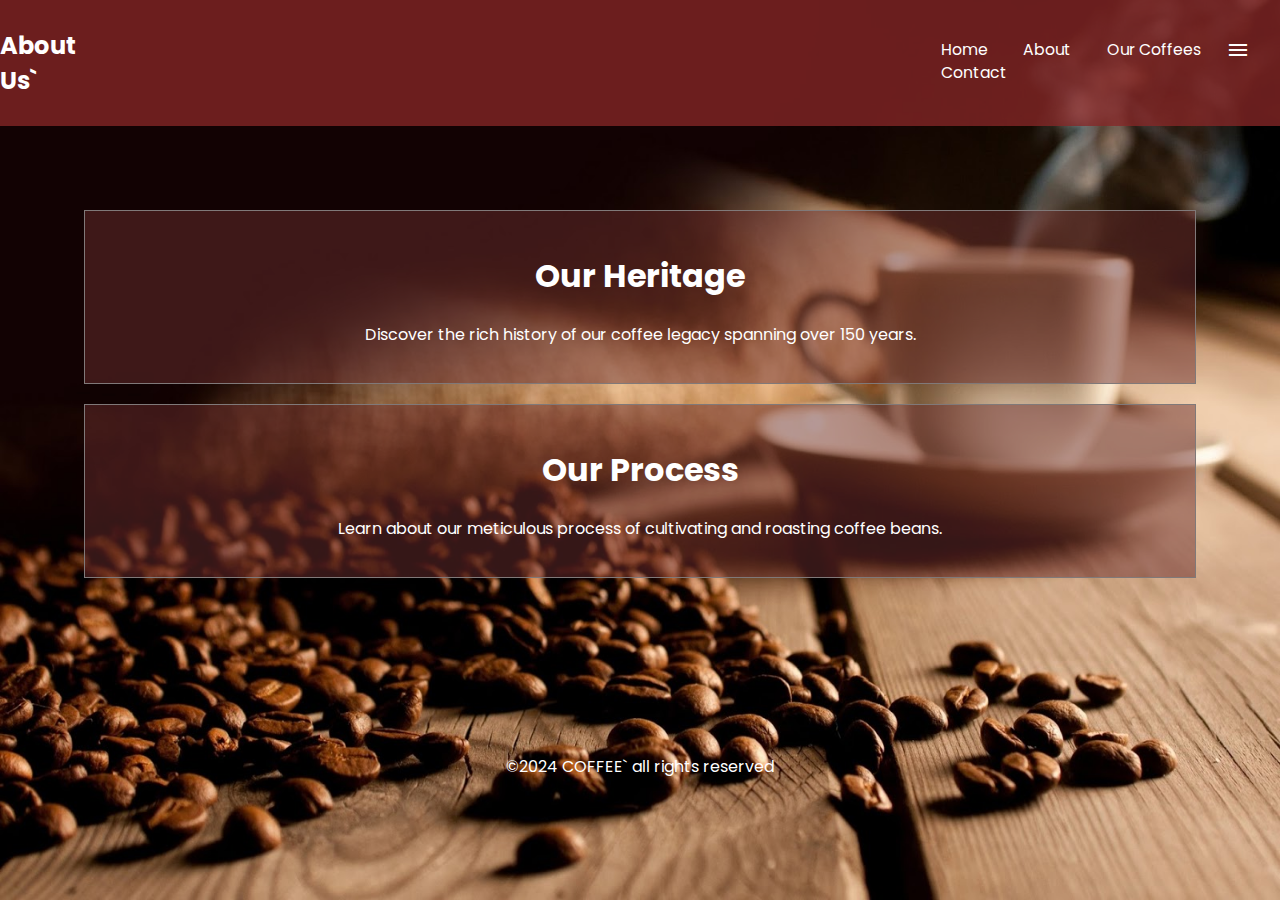
<file: about.html>
<!DOCTYPE html>
<html lang="en">
<head>
    <meta charset="UTF-8">
    <meta name="viewport" content="width=device-width, initial-scale=1.0">
    <link rel="stylesheet" href="https://fonts.googleapis.com/css2?family=Material+Symbols+Outlined:opsz,wght,FILL,GRAD@24,400,0,0" />
    <link rel="stylesheet" href="about.css">
    <title>Other Page</title>
</head>
<body>
    <header class="site_head">
        <h2>About Us`</h2>
        <nav class="site_nav">
            <a href="index.html">Home</a>
            <a href="about.html">About</a>
            <a href="our_coffee.html">Our Coffees</a>
            <a href="#contact">Contact</a>
        </nav>
        
        
            <span class="material-symbols-outlined">
                menu
            </span>
        
        
    </header>

   
    <center>
        <div class="content">
            <section class="hover-section">
                <h1>Our Heritage</h1>
                <p>Discover the rich history of our coffee legacy spanning over 150 years.</p>
            </section>
            <section class="hover-section">
                <h1>Our Process</h1>
                <p>Learn about our meticulous process of cultivating and roasting coffee beans.</p>
            </section>
            
        </div>

    <footer>
        <p>&copy;2024 COFFEE` all rights reserved</p>
    </footer>
    </center>
</body>
</html>
</file>
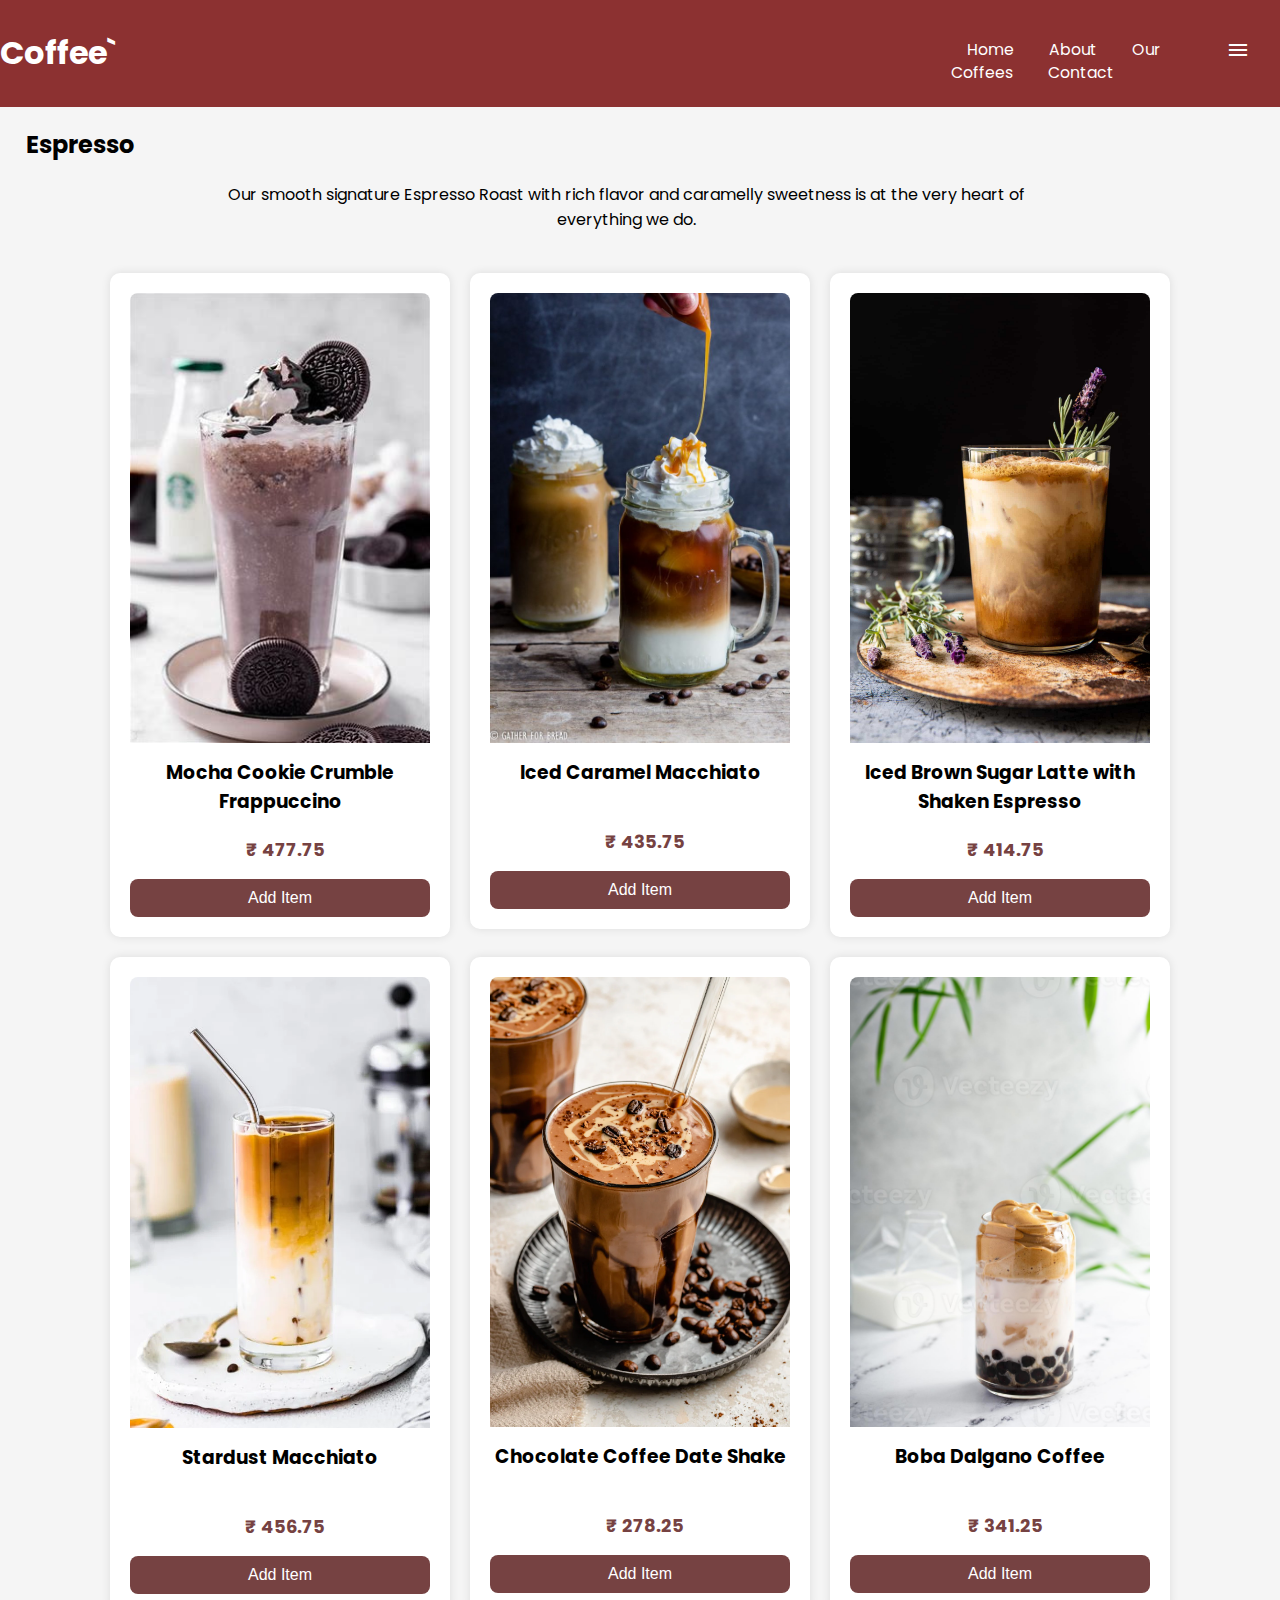
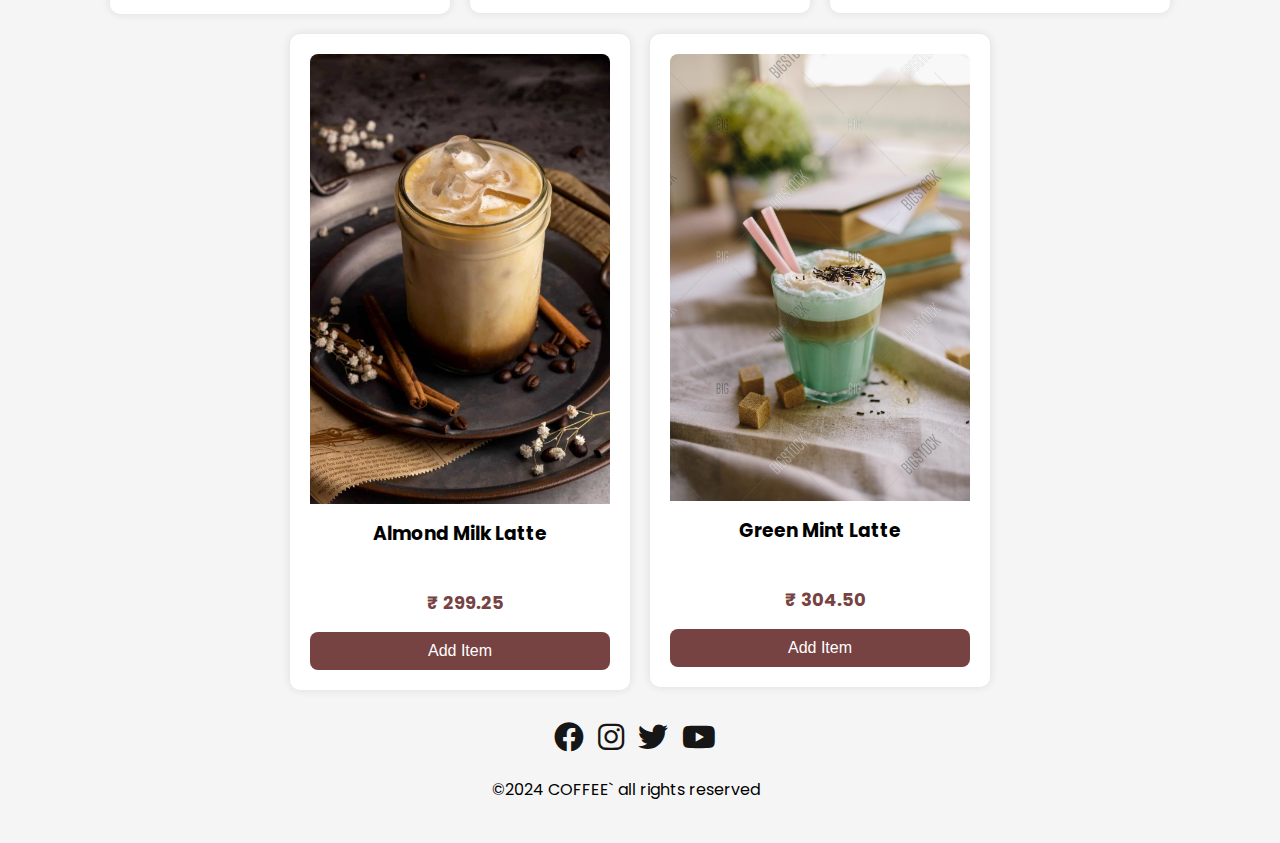
<file: our_coffee.html>
<!DOCTYPE html>
<html lang="en">
<head>
    <meta charset="UTF-8">
    <meta name="viewport" content="width=device-width, initial-scale=1.0">
    <link rel="stylesheet" href="https://fonts.googleapis.com/css2?family=Material+Symbols+Outlined:opsz,wght,FILL,GRAD@24,400,0,0"><link rel="stylesheet" href="https://cdnjs.cloudflare.com/ajax/libs/font-awesome/6.0.0-beta3/css/all.min.css">
    <link rel="stylesheet" href="https://cdnjs.cloudflare.com/ajax/libs/font-awesome/5.15.3/css/all.min.css" integrity="sha512-iBBXm8fW90+nuLcSKlbmrPcLa0OT92xO1BIsZ+ywDWZCvqsWgccV3gFoRBv0z+8dLJgyAHIhR35VZc2oM/gI1w==" crossorigin="anonymous" referrerpolicy="no-referrer" />

    <link rel="stylesheet" href="our_coffee.css">
    <title>Menu Items</title>
</head>
<body>
    <header class="site_head">
        <h1>Coffee`</h1>
        <nav class="site_nav">
            <a href="index.html">Home</a>
            <a href="about.html">About</a>
            <a href="our_coffee.html">Our Coffees</a>
            <a href="#contact">Contact</a>
        </nav>
        
            <span class="material-symbols-outlined">
                menu
            </span>
        
    </header>
    
    <div>
        <h2>Espresso</h2>
        <p>Our smooth signature Espresso Roast with rich flavor and caramelly sweetness is at the very heart of everything we do.</p>
        
        <div class="product-list">
            <section class="product">
                <img src="mocha_cc_FR.png" alt="Mocha Cookie Frappuccino" class="product-image">
                <h3>Mocha Cookie Crumble Frappuccino</h3>
                <p class="price">₹ 477.75</p>
                <button class="add-button">Add Item</button>
            </section>

            <section class="product">
                <img src="iced_caramel_macchiato.png" alt="Iced Caramel Macchiato" class="product-image">
                <h3>Iced Caramel Macchiato</h3>
                <p class="price">₹ 435.75</p>
                <button class="add-button">Add Item</button>
            </section>

            <section class="product">
                <img src="Iced-Brown.png" alt="Iced Brown Sugar Latte with Shaken Espresso" class="product-image">
                <h3>Iced Brown Sugar Latte with Shaken Espresso</h3>
                <p class="price">₹ 414.75</p>
                <button class="add-button">Add Item</button>
            </section>

            <section class="product">
                <img src="star_dust.png" alt="Stardust Macchiato" class="product-image">
                <h3>Stardust Macchiato</h3>
                <p class="price">₹ 456.75</p>
                <button class="add-button">Add Item</button>
            </section>

            <section class="product">
                <img src="chocolate_coffee.jpg" alt="Chocolate Coffee Date Shake" class="product-image">
                <h3>Chocolate Coffee Date Shake</h3>
                <p class="price">₹ 278.25</p>
                <button class="add-button">Add Item</button>
            </section>

            <section class="product">
                <img src="Dalgona-Coffee.png" alt="Boba Dalgano Coffee" class="product-image">
                <h3>Boba Dalgano Coffee</h3>
                <p class="price">₹ 341.25</p>
                <button class="add-button">Add Item</button>
            </section>

            <section class="product">
                <img src="almond.png" alt="Almond Milk Latte" class="product-image">
                <h3>Almond Milk Latte</h3>
                <p class="price">₹ 299.25</p>
                <button class="add-button">Add Item</button>
            </section>

            <section class="product">
                <img src="green_mint2.jpg" alt="Mint Tea Latte" class="product-image">
                <h3>Green Mint Latte</h3>
                <p class="price">₹ 304.50</p>
                <button class="add-button">Add Item</button>
            </section>
        </div>
    </div>
    <center>
    <footer>
        <div class="last" id="contact">
            <div class="icons"><br>
                <a href="https://www.bing.com/ck/a?!&&p=3ce969229d03ee6dJmltdHM9MTcyMTQzMzYwMCZpZ3VpZD0xOGNiZTY2My02ZDZlLTZmNjUtMGFhZi1mNWM4NmM4NDZlOWUmaW5zaWQ9NTIwMQ&ptn=3&ver=2&hsh=3&fclid=18cbe663-6d6e-6f65-0aaf-f5c86c846e9e&psq=facebook&u=a1aHR0cHM6Ly93d3cuZmFjZWJvb2suY29tLw&ntb=1 " ><i class="fa-brands fa-facebook"></i></a>
                <a href="https://www.bing.com/ck/a?!&&p=dc38e8e710fc9f74JmltdHM9MTcyMTQzMzYwMCZpZ3VpZD0xZTY2N2VmOS0xM2RiLTYyMmItMWNkMC02YTM5MTI3NjYzOWEmaW5zaWQ9NTIxMQ&ptn=3&ver=2&hsh=3&fclid=1e667ef9-13db-622b-1cd0-6a391276639a&psq=instagram&u=a1aHR0cHM6Ly93d3cuaW5zdGFncmFtLmNvbS8&ntb=1" ><i class="fa-brands fa-instagram"></i></a>
                <a href="https://www.bing.com/ck/a?!&&p=1403959e92d4d305JmltdHM9MTcyMTQzMzYwMCZpZ3VpZD0xZTY2N2VmOS0xM2RiLTYyMmItMWNkMC02YTM5MTI3NjYzOWEmaW5zaWQ9NTIwNg&ptn=3&ver=2&hsh=3&fclid=1e667ef9-13db-622b-1cd0-6a391276639a&psq=twitter&u=a1aHR0cHM6Ly90d2l0dGVyLmNvbS8_bGFuZz1lbi1pbg&ntb=1" ><i class="fa-brands fa-twitter"></i></a>
                <a href="https://www.bing.com/ck/a?!&&p=81cadb74b4e0099eJmltdHM9MTcyMTQzMzYwMCZpZ3VpZD0xZTY2N2VmOS0xM2RiLTYyMmItMWNkMC02YTM5MTI3NjYzOWEmaW5zaWQ9NTIwNg&ptn=3&ver=2&hsh=3&fclid=1e667ef9-13db-622b-1cd0-6a391276639a&psq=youtube&u=a1aHR0cDovL2luLnlvdXR1YmUuY29tLw&ntb=1" ><i class="fa-brands fa-youtube"></i></a>
              
            </div>
            <div class="copy">
                  <p>&copy;2024 COFFEE` all rights reserved</p>
            </div>
        </div>
    </footer>
</center>
</body>
</html>
</file>
<file: about.css>
@import url('https://fonts.googleapis.com/css2?family=Poppins:ital,wght@0,100;0,200;0,300;0,400;0,500;0,600;0,700;0,800;0,900;1,100;1,200;1,300;1,400;1,500;1,600;1,700;1,800;1,900&display=swap');
body {
    font-family: Poppins, sans-serif;
    
    margin: 0;
    padding: 0;
    background-image: url(cof.png);
   
    background-repeat: no-repeat;
    background-attachment: fixed;
    background-size: 100% 100%;
    }

    .site_head{
        display: flex;
        justify-content: space-between;
        padding: 0.5em 0em;

    }

    
    header{
        width: 100%;
        background-color: rgba(134, 39, 39, 0.774);
        color: #ffffff;
        
    }
    header nav{
        padding-left: 30%;
        
        } 
        
        header nav a{
            
        text-decoration: none;
            padding: 1em;
            color: rgb(255, 255, 255);
        }
        .site_nav{
            margin-top: 30px;
            margin-left:450px;
            font-size: 98%;
            transition: background-color 0.3s ease;
        }
        
    

    .site_nav a:hover {
        background-color: #764242;
        }
    .material-symbols-outlined{
        margin-top: 30px;
        margin-right: 30px;
      
    }
    .hover-section {
        text-align: center;
        background-color: #6c2f2f7e;
        border: 1px solid #807979;
        margin: 20px;
        padding: 20px;
        transition: background-color 0.3s, transform 0.3s;
    }
    
    .hover-section:hover {
        background-color: transparent;
        transform: scale(1.05);
    }

    .content{
        padding: 5%;
        font-family: Poppins;
        font-size: 1em;
        color: white;
    }
    
    
footer {
            
    font-family: Poppins, Geneva, Tahoma, sans-serif;
    padding-top: 6%;
    color: #ffffff;
        }
   .google{
    padding: 4px;
   }
</file>
<file: our_coffee.css>
@import url('https://fonts.googleapis.com/css2?family=Poppins:ital,wght@0,100;0,200;0,300;0,400;0,500;0,600;0,700;0,800;0,900;1,100;1,200;1,300;1,400;1,500;1,600;1,700;1,800;1,900&display=swap');


body {
    font-family: Poppins, sans-serif;
    margin: 0;
    padding: 0;
    box-sizing: border-box;
    background-color: #f5f5f5;
}
h2{
    padding-left:2% ;
}
p{
    padding-left: 15%;
    padding-bottom: 2%;
}
.site_head {
    display: flex;
    justify-content: space-between;
    padding: 0.5em 0em;
}
header{
    width: 100%;
    background-color: rgba(134, 39, 39, 0.953);
    color: #ffffff;
}

header nav{
    padding-left: 30%;
    
    } 
    
    header nav a{
        
    text-decoration: none;
        padding: 1em;
        color: rgb(255, 255, 255);
    }
    
    .site_nav{
        margin-top: 30px;
        margin-left:450px;
        font-size: 98%;
        transition: background-color 0.3s ease;
    }
    
.site_nav a:hover {
    background-color: #764242;
    }
.material-symbols-outlined{
    margin-top: 30px;
    margin-right: 30px;
  
}
.icons a {
    margin-right: 10px; /* Adjust the value as needed */
    color: rgba(0, 0, 0, 0.91);
    font-size: 30px;
}
p{
    text-align: center;
    margin-right: 220px;
}



.product-list {
    display: flex;
    flex-wrap: wrap;
    gap: 20px;
    justify-content: center;
}

.product {
    background-color: #fff;
    border-radius: 10px;
    box-shadow: 0 0 10px rgba(0, 0, 0, 0.1);
    padding: 20px;
    width: 300px;
    text-align: center;
    transition: transform 0.2s, box-shadow 0.2s;
    display: flex;
    flex-direction: column;
    justify-content: space-between;
    height: 100%;
}

.product:hover {
    transform: translateY(-5px);
    box-shadow: 0 0 15px rgba(146, 25, 25, 0.632);
}

.product-image {
    width: 100%;
    height: auto;
    border-radius: 8px 8px 0 0;
}

.product h3 {
    margin: 15px 0 10px 0; 
    min-height: 50px; 
}

.price {
    font-size: 18px; 
    font-weight: bold;
    margin: 10px 5px;
    padding-left: 10px;
    color: #764242; 
    text-align: center; /* Ensure prices are centered */
}

.add-button {
    display: block; 
    width: 100%;
    padding: 10px 0;
    border-radius: 8px;
    border: none;
    background-color: #764242;
    color: white;
    font-size: 16px;
    cursor: pointer;
    transition: background-color 0.3s ease;
    margin-top: auto; 
}

.add-button:hover {
    background-color: #a04a4a;
}
</file>
